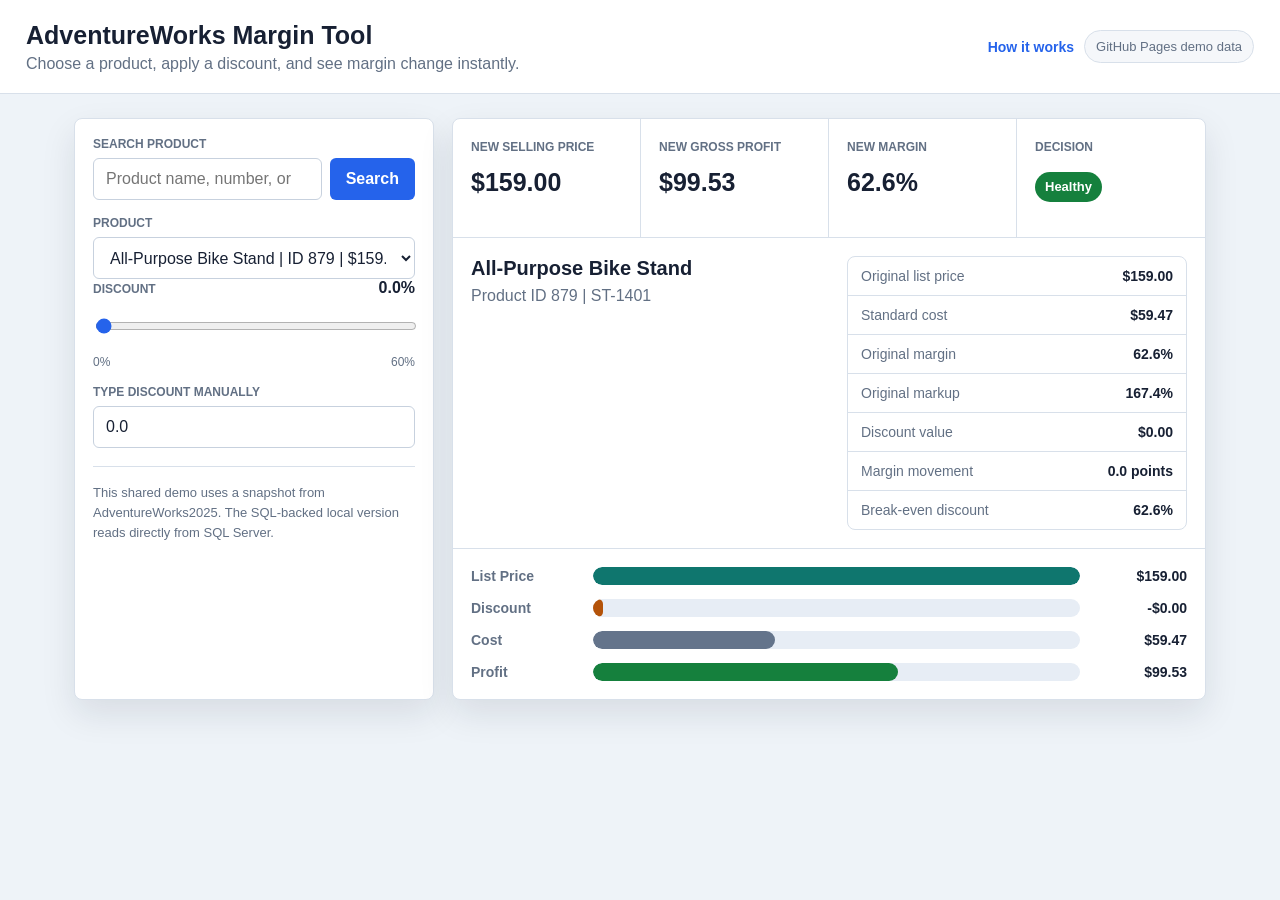
<file: index.html>
<!doctype html>
<html lang="en">
<head>
  <meta charset="utf-8">
  <meta name="viewport" content="width=device-width, initial-scale=1">
  <title>AdventureWorks Margin Tool</title>
  <link rel="stylesheet" href="styles.css">
</head>
<body>
  <div class="app">
    <header>
      <div>
        <h1>AdventureWorks Margin Tool</h1>
        <p>Choose a product, apply a discount, and see margin change instantly.</p>
      </div>
      <div class="header-actions">
        <a class="learn-link" href="learn.html">How it works</a>
        <div class="db-badge" id="dbBadge">GitHub Pages demo data</div>
      </div>
    </header>

    <main>
      <section class="controls">
        <label for="searchInput">Search product</label>
        <div class="search-row">
          <input id="searchInput" type="search" placeholder="Product name, number, or ID">
          <button id="searchButton" type="button">Search</button>
        </div>

        <label for="productSelect">Product</label>
        <select id="productSelect"></select>

        <div class="discount-header">
          <label for="discountRange">Discount</label>
          <output id="discountOutput">0.0%</output>
        </div>
        <input id="discountRange" type="range" min="0" max="60" step="0.1" value="0">
        <div class="range-scale">
          <span>0%</span>
          <span>60%</span>
        </div>

        <label for="discountInput">Type discount manually</label>
        <input id="discountInput" type="number" min="0" max="60" step="0.1" value="0">

        <div class="note">
          This shared demo uses a snapshot from AdventureWorks2025. The SQL-backed local version reads directly from SQL Server.
        </div>
      </section>

      <section class="results">
        <div class="top-grid">
          <div class="metric">
            <span>New Selling Price</span>
            <strong id="newPrice">$0.00</strong>
          </div>
          <div class="metric">
            <span>New Gross Profit</span>
            <strong id="grossProfit">$0.00</strong>
          </div>
          <div class="metric">
            <span>New Margin</span>
            <strong id="margin">$0.00</strong>
          </div>
          <div class="metric">
            <span>Decision</span>
            <strong><mark id="decision">Select Product</mark></strong>
          </div>
        </div>

        <div class="details">
          <div>
            <h2 id="productName">No product selected</h2>
            <p id="productMeta">Search or choose a product to begin.</p>
          </div>

          <div class="table">
            <div><span>Original list price</span><strong id="listPrice">$0.00</strong></div>
            <div><span>Standard cost</span><strong id="standardCost">$0.00</strong></div>
            <div><span>Original margin</span><strong id="originalMargin">0.0%</strong></div>
            <div><span>Original markup</span><strong id="originalMarkup">0.0%</strong></div>
            <div><span>Discount value</span><strong id="discountValue">$0.00</strong></div>
            <div><span>Margin movement</span><strong id="marginMovement">0.0 points</strong></div>
            <div><span>Break-even discount</span><strong id="breakEvenDiscount">0.0%</strong></div>
          </div>
        </div>

        <div class="bars" aria-label="Margin waterfall">
          <div class="bar-row">
            <span>List Price</span>
            <div class="bar-track"><div id="priceBar" class="bar price"></div></div>
            <strong id="priceBarText">$0.00</strong>
          </div>
          <div class="bar-row">
            <span>Discount</span>
            <div class="bar-track"><div id="discountBar" class="bar discount"></div></div>
            <strong id="discountBarText">$0.00</strong>
          </div>
          <div class="bar-row">
            <span>Cost</span>
            <div class="bar-track"><div id="costBar" class="bar cost"></div></div>
            <strong id="costBarText">$0.00</strong>
          </div>
          <div class="bar-row">
            <span>Profit</span>
            <div class="bar-track"><div id="profitBar" class="bar profit"></div></div>
            <strong id="profitBarText">$0.00</strong>
          </div>
        </div>
      </section>
    </main>
  </div>

  <script src="app.js"></script>
</body>
</html>
</file>
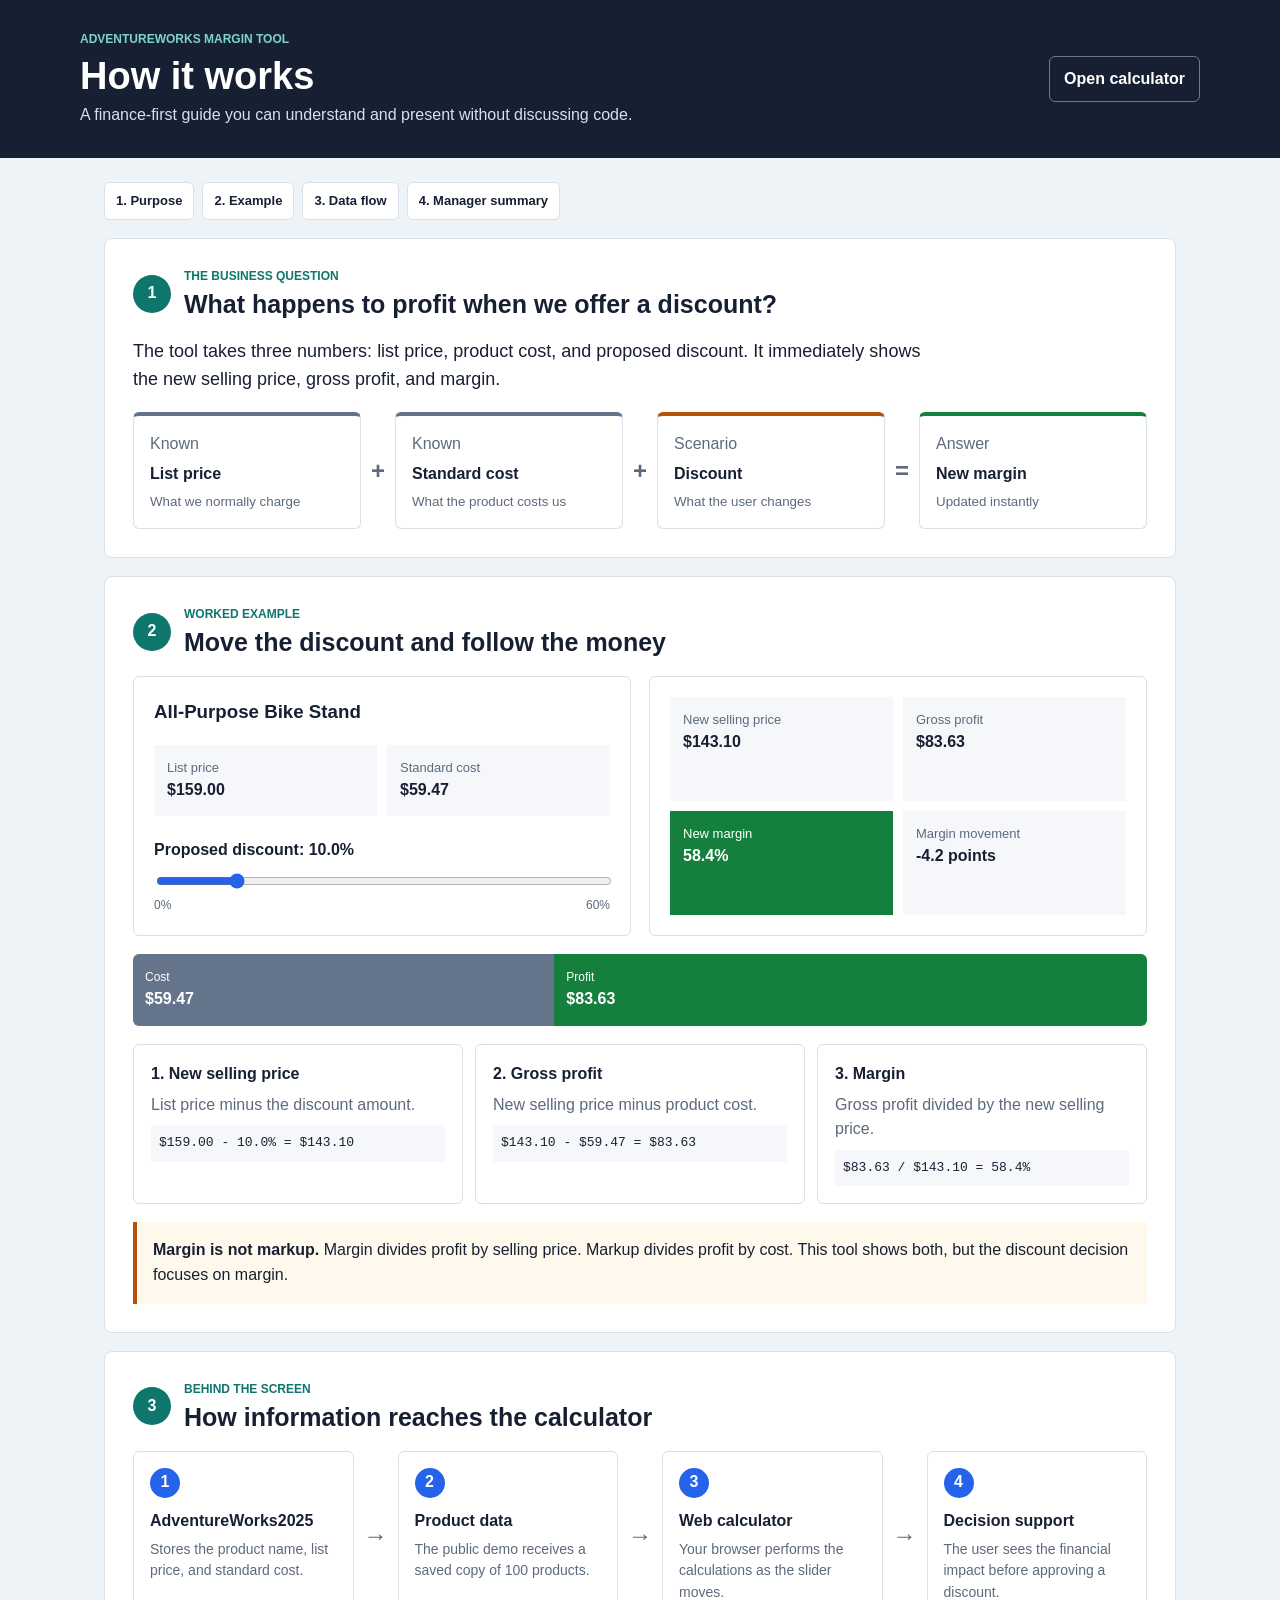
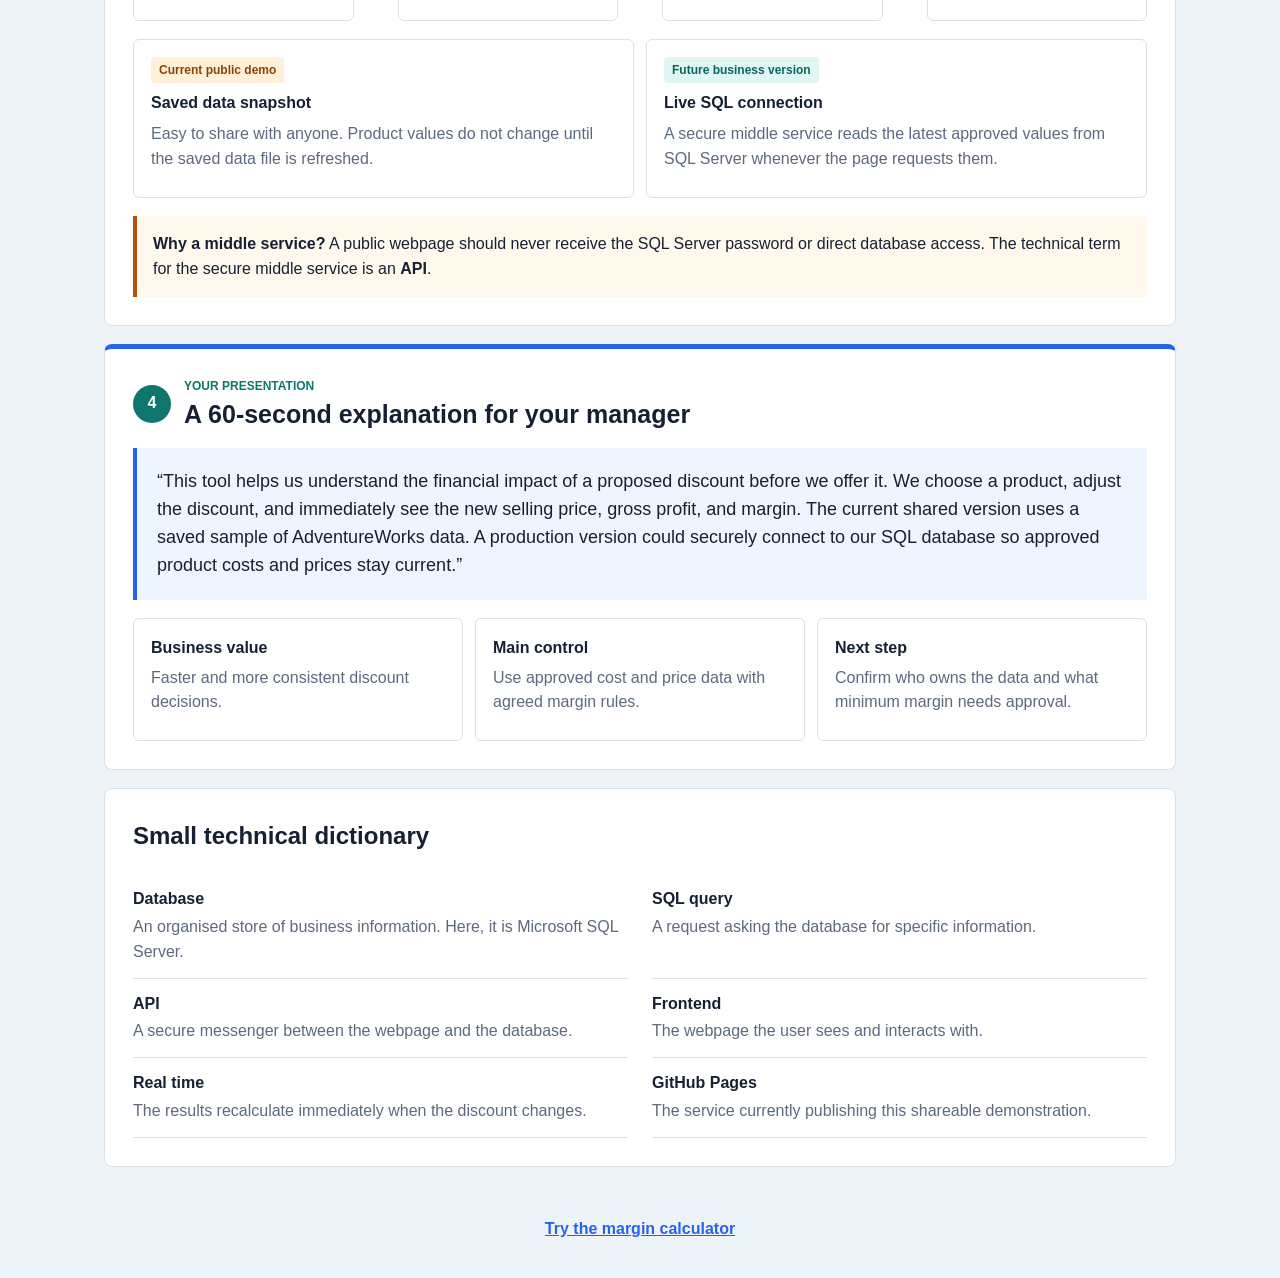
<file: learn.html>
<!doctype html>
<html lang="en">
<head>
  <meta charset="utf-8">
  <meta name="viewport" content="width=device-width, initial-scale=1">
  <title>How the Margin Tool Works</title>
  <link rel="stylesheet" href="learn.css">
</head>
<body>
  <header class="guide-header">
    <div>
      <p class="eyebrow">AdventureWorks Margin Tool</p>
      <h1>How it works</h1>
      <p class="intro">A finance-first guide you can understand and present without discussing code.</p>
    </div>
    <a class="back-link" href="index.html">Open calculator</a>
  </header>

  <main>
    <nav class="story-nav" aria-label="Guide sections">
      <a href="#purpose">1. Purpose</a>
      <a href="#example">2. Example</a>
      <a href="#flow">3. Data flow</a>
      <a href="#manager">4. Manager summary</a>
    </nav>

    <section id="purpose" class="band">
      <div class="section-heading">
        <span class="step">1</span>
        <div>
          <p class="eyebrow">The business question</p>
          <h2>What happens to profit when we offer a discount?</h2>
        </div>
      </div>
      <p class="lead">The tool takes three numbers: list price, product cost, and proposed discount. It immediately shows the new selling price, gross profit, and margin.</p>

      <div class="input-flow" aria-label="Calculation overview">
        <div class="flow-item">
          <span>Known</span>
          <strong>List price</strong>
          <small>What we normally charge</small>
        </div>
        <div class="operator">+</div>
        <div class="flow-item">
          <span>Known</span>
          <strong>Standard cost</strong>
          <small>What the product costs us</small>
        </div>
        <div class="operator">+</div>
        <div class="flow-item emphasis">
          <span>Scenario</span>
          <strong>Discount</strong>
          <small>What the user changes</small>
        </div>
        <div class="operator">=</div>
        <div class="flow-item result">
          <span>Answer</span>
          <strong>New margin</strong>
          <small>Updated instantly</small>
        </div>
      </div>
    </section>

    <section id="example" class="band">
      <div class="section-heading">
        <span class="step">2</span>
        <div>
          <p class="eyebrow">Worked example</p>
          <h2>Move the discount and follow the money</h2>
        </div>
      </div>

      <div class="example-layout">
        <div class="scenario-controls">
          <h3>All-Purpose Bike Stand</h3>
          <div class="known-values">
            <div><span>List price</span><strong>$159.00</strong></div>
            <div><span>Standard cost</span><strong>$59.47</strong></div>
          </div>
          <label for="exampleDiscount">Proposed discount: <output id="exampleDiscountLabel">10.0%</output></label>
          <input id="exampleDiscount" type="range" min="0" max="60" step="0.1" value="10">
          <div class="range-labels"><span>0%</span><span>60%</span></div>
        </div>

        <div class="scenario-results" aria-live="polite">
          <div><span>New selling price</span><strong id="examplePrice">$143.10</strong></div>
          <div><span>Gross profit</span><strong id="exampleProfit">$83.63</strong></div>
          <div class="highlight"><span>New margin</span><strong id="exampleMargin">58.4%</strong></div>
          <div><span>Margin movement</span><strong id="exampleMovement">-4.2 points</strong></div>
        </div>
      </div>

      <div class="money-strip" aria-label="Selling price split between cost and profit">
        <div id="costShare" class="cost-share"><span>Cost</span><strong>$59.47</strong></div>
        <div id="profitShare" class="profit-share"><span>Profit</span><strong id="profitStrip">$83.63</strong></div>
      </div>

      <div class="formula-grid">
        <div>
          <h3>1. New selling price</h3>
          <p>List price minus the discount amount.</p>
          <code id="priceFormula">$159.00 - 10% = $143.10</code>
        </div>
        <div>
          <h3>2. Gross profit</h3>
          <p>New selling price minus product cost.</p>
          <code id="profitFormula">$143.10 - $59.47 = $83.63</code>
        </div>
        <div>
          <h3>3. Margin</h3>
          <p>Gross profit divided by the new selling price.</p>
          <code id="marginFormula">$83.63 / $143.10 = 58.4%</code>
        </div>
      </div>

      <aside class="finance-note">
        <strong>Margin is not markup.</strong> Margin divides profit by selling price. Markup divides profit by cost. This tool shows both, but the discount decision focuses on margin.
      </aside>
    </section>

    <section id="flow" class="band">
      <div class="section-heading">
        <span class="step">3</span>
        <div>
          <p class="eyebrow">Behind the screen</p>
          <h2>How information reaches the calculator</h2>
        </div>
      </div>

      <div class="data-flow" aria-label="Data journey">
        <div>
          <span class="flow-number">1</span>
          <strong>AdventureWorks2025</strong>
          <p>Stores the product name, list price, and standard cost.</p>
        </div>
        <div class="arrow">&#8594;</div>
        <div>
          <span class="flow-number">2</span>
          <strong>Product data</strong>
          <p>The public demo receives a saved copy of 100 products.</p>
        </div>
        <div class="arrow">&#8594;</div>
        <div>
          <span class="flow-number">3</span>
          <strong>Web calculator</strong>
          <p>Your browser performs the calculations as the slider moves.</p>
        </div>
        <div class="arrow">&#8594;</div>
        <div>
          <span class="flow-number">4</span>
          <strong>Decision support</strong>
          <p>The user sees the financial impact before approving a discount.</p>
        </div>
      </div>

      <div class="comparison">
        <div>
          <p class="status-label current">Current public demo</p>
          <h3>Saved data snapshot</h3>
          <p>Easy to share with anyone. Product values do not change until the saved data file is refreshed.</p>
        </div>
        <div>
          <p class="status-label future">Future business version</p>
          <h3>Live SQL connection</h3>
          <p>A secure middle service reads the latest approved values from SQL Server whenever the page requests them.</p>
        </div>
      </div>

      <aside class="security-note">
        <strong>Why a middle service?</strong> A public webpage should never receive the SQL Server password or direct database access. The technical term for the secure middle service is an <b>API</b>.
      </aside>
    </section>

    <section id="manager" class="band manager-band">
      <div class="section-heading">
        <span class="step">4</span>
        <div>
          <p class="eyebrow">Your presentation</p>
          <h2>A 60-second explanation for your manager</h2>
        </div>
      </div>

      <blockquote>
        “This tool helps us understand the financial impact of a proposed discount before we offer it. We choose a product, adjust the discount, and immediately see the new selling price, gross profit, and margin. The current shared version uses a saved sample of AdventureWorks data. A production version could securely connect to our SQL database so approved product costs and prices stay current.”
      </blockquote>

      <div class="manager-grid">
        <div><strong>Business value</strong><p>Faster and more consistent discount decisions.</p></div>
        <div><strong>Main control</strong><p>Use approved cost and price data with agreed margin rules.</p></div>
        <div><strong>Next step</strong><p>Confirm who owns the data and what minimum margin needs approval.</p></div>
      </div>
    </section>

    <section class="band glossary">
      <h2>Small technical dictionary</h2>
      <dl>
        <div><dt>Database</dt><dd>An organised store of business information. Here, it is Microsoft SQL Server.</dd></div>
        <div><dt>SQL query</dt><dd>A request asking the database for specific information.</dd></div>
        <div><dt>API</dt><dd>A secure messenger between the webpage and the database.</dd></div>
        <div><dt>Frontend</dt><dd>The webpage the user sees and interacts with.</dd></div>
        <div><dt>Real time</dt><dd>The results recalculate immediately when the discount changes.</dd></div>
        <div><dt>GitHub Pages</dt><dd>The service currently publishing this shareable demonstration.</dd></div>
      </dl>
    </section>
  </main>

  <footer>
    <a href="index.html">Try the margin calculator</a>
  </footer>
  <script src="learn.js"></script>
</body>
</html>
</file>
<file: styles.css>
:root {
  --ink: #172033;
  --muted: #627084;
  --line: #d8e0ea;
  --soft: #f5f7fa;
  --white: #ffffff;
  --blue: #2563eb;
  --teal: #0f766e;
  --green: #15803d;
  --amber: #b45309;
  --red: #b91c1c;
}

* {
  box-sizing: border-box;
}

body {
  margin: 0;
  background: #eef3f8;
  color: var(--ink);
  font-family: Arial, Helvetica, sans-serif;
}

.app {
  min-height: 100vh;
}

header {
  display: flex;
  justify-content: space-between;
  gap: 18px;
  align-items: center;
  padding: 20px 26px;
  background: var(--white);
  border-bottom: 1px solid var(--line);
}

h1,
h2,
p {
  margin: 0;
}

h1 {
  font-size: 25px;
  line-height: 1.2;
}

header p {
  margin-top: 5px;
  color: var(--muted);
}

.db-badge {
  padding: 8px 11px;
  border: 1px solid var(--line);
  border-radius: 999px;
  color: var(--muted);
  background: var(--soft);
  font-size: 13px;
  white-space: nowrap;
}

.header-actions {
  display: flex;
  align-items: center;
  gap: 10px;
}

.learn-link {
  color: var(--blue);
  font-size: 14px;
  font-weight: 700;
  text-decoration: none;
}

.learn-link:hover {
  text-decoration: underline;
}

main {
  width: min(1180px, 100%);
  margin: 0 auto;
  padding: 24px;
  display: grid;
  grid-template-columns: 360px minmax(0, 1fr);
  gap: 18px;
}

section {
  background: var(--white);
  border: 1px solid var(--line);
  border-radius: 8px;
  box-shadow: 0 14px 34px rgba(23, 32, 51, 0.1);
}

.controls {
  padding: 18px;
}

label,
.discount-header label {
  display: block;
  margin: 16px 0 7px;
  color: var(--muted);
  font-size: 12px;
  font-weight: 700;
  text-transform: uppercase;
}

label:first-child {
  margin-top: 0;
}

input,
select,
button {
  height: 42px;
  font: inherit;
}

input,
select {
  width: 100%;
  border: 1px solid #c7d1de;
  border-radius: 6px;
  padding: 0 12px;
  color: var(--ink);
  background: var(--white);
}

button {
  border: 0;
  border-radius: 6px;
  padding: 0 16px;
  color: #ffffff;
  background: var(--blue);
  font-weight: 700;
  cursor: pointer;
}

.search-row {
  display: grid;
  grid-template-columns: 1fr auto;
  gap: 8px;
}

.discount-header {
  display: flex;
  justify-content: space-between;
  align-items: baseline;
}

output {
  color: var(--ink);
  font-weight: 700;
}

input[type="range"] {
  padding: 0;
  accent-color: var(--blue);
}

.range-scale {
  display: flex;
  justify-content: space-between;
  margin-top: 4px;
  color: var(--muted);
  font-size: 12px;
}

.note {
  margin-top: 18px;
  padding-top: 16px;
  border-top: 1px solid var(--line);
  color: var(--muted);
  font-size: 13px;
  line-height: 1.55;
}

.top-grid {
  display: grid;
  grid-template-columns: repeat(4, minmax(0, 1fr));
  border-bottom: 1px solid var(--line);
}

.metric {
  min-height: 118px;
  padding: 18px;
  border-right: 1px solid var(--line);
}

.metric:last-child {
  border-right: 0;
}

.metric span {
  color: var(--muted);
  font-size: 12px;
  font-weight: 700;
  text-transform: uppercase;
}

.metric strong {
  display: block;
  margin-top: 14px;
  font-size: 25px;
  line-height: 1.1;
}

mark {
  display: inline-flex;
  align-items: center;
  min-height: 30px;
  padding: 0 10px;
  border-radius: 999px;
  color: #ffffff;
  background: #64748b;
  font-size: 13px;
  font-weight: 700;
}

mark.good {
  background: var(--green);
}

mark.review {
  background: var(--amber);
}

mark.bad {
  background: var(--red);
}

.details {
  padding: 18px;
  display: grid;
  grid-template-columns: 1fr 340px;
  gap: 18px;
  border-bottom: 1px solid var(--line);
}

h2 {
  font-size: 20px;
  line-height: 1.25;
}

#productMeta {
  margin-top: 6px;
  color: var(--muted);
}

.table {
  border: 1px solid var(--line);
  border-radius: 8px;
  overflow: hidden;
}

.table div {
  display: flex;
  justify-content: space-between;
  gap: 12px;
  padding: 11px 13px;
  border-bottom: 1px solid var(--line);
  font-size: 14px;
}

.table div:last-child {
  border-bottom: 0;
}

.table span {
  color: var(--muted);
}

.table strong {
  text-align: right;
  font-variant-numeric: tabular-nums;
}

.bars {
  padding: 18px;
  display: grid;
  gap: 14px;
}

.bar-row {
  display: grid;
  grid-template-columns: 110px 1fr 95px;
  gap: 12px;
  align-items: center;
  font-size: 14px;
}

.bar-row span {
  color: var(--muted);
  font-weight: 700;
}

.bar-track {
  height: 18px;
  background: #e7edf5;
  border-radius: 99px;
  overflow: hidden;
}

.bar {
  width: 2%;
  min-width: 2%;
  height: 100%;
  border-radius: inherit;
}

.price {
  background: var(--teal);
}

.discount {
  background: var(--amber);
}

.cost {
  background: #64748b;
}

.profit {
  background: var(--green);
}

.loss {
  background: var(--red);
}

.bar-row strong {
  text-align: right;
  font-variant-numeric: tabular-nums;
}

@media (max-width: 900px) {
  header,
  main,
  .details {
    grid-template-columns: 1fr;
  }

  header {
    align-items: flex-start;
    flex-direction: column;
  }

  .header-actions {
    flex-wrap: wrap;
  }

  .top-grid {
    grid-template-columns: repeat(2, minmax(0, 1fr));
  }
}

@media (max-width: 560px) {
  main {
    padding: 14px;
  }

  .top-grid {
    grid-template-columns: 1fr;
  }

  .metric {
    border-right: 0;
    border-bottom: 1px solid var(--line);
  }

  .metric:last-child {
    border-bottom: 0;
  }

  .search-row,
  .bar-row {
    grid-template-columns: 1fr;
  }

  .bar-row strong {
    text-align: left;
  }
}
</file>
<file: learn.css>
:root {
  --ink: #172033;
  --muted: #5d6a7d;
  --line: #d8e0ea;
  --paper: #ffffff;
  --canvas: #eef3f8;
  --blue: #2563eb;
  --teal: #0f766e;
  --green: #15803d;
  --amber: #b45309;
  --cost: #64748b;
}

* { box-sizing: border-box; }
html { scroll-behavior: smooth; }
body {
  margin: 0;
  background: var(--canvas);
  color: var(--ink);
  font-family: Arial, Helvetica, sans-serif;
  line-height: 1.55;
}

h1, h2, h3, p { margin-top: 0; }
a { color: var(--blue); }

.guide-header {
  display: flex;
  justify-content: space-between;
  align-items: center;
  gap: 24px;
  padding: 30px max(24px, calc((100% - 1120px) / 2));
  color: #ffffff;
  background: #172033;
}

h1 { margin-bottom: 6px; font-size: 38px; line-height: 1.1; }
.intro { margin-bottom: 0; color: #d8e0ea; }
.eyebrow {
  margin-bottom: 7px;
  color: var(--teal);
  font-size: 12px;
  font-weight: 700;
  text-transform: uppercase;
}
.guide-header .eyebrow { color: #7dd3c7; }
.back-link {
  flex: 0 0 auto;
  padding: 10px 14px;
  border: 1px solid #6b7890;
  border-radius: 6px;
  color: #ffffff;
  font-weight: 700;
  text-decoration: none;
}

main { width: min(1120px, 100%); margin: 0 auto; padding: 24px; }
.story-nav {
  display: flex;
  gap: 8px;
  margin-bottom: 18px;
  overflow-x: auto;
}
.story-nav a {
  flex: 0 0 auto;
  padding: 8px 11px;
  border: 1px solid var(--line);
  border-radius: 6px;
  background: var(--paper);
  color: var(--ink);
  font-size: 13px;
  font-weight: 700;
  text-decoration: none;
}

.band {
  margin-bottom: 18px;
  padding: 28px;
  border: 1px solid var(--line);
  border-radius: 8px;
  background: var(--paper);
}
.section-heading { display: flex; align-items: center; gap: 13px; margin-bottom: 18px; }
.section-heading h2 { margin-bottom: 0; font-size: 25px; line-height: 1.25; }
.section-heading .eyebrow { margin-bottom: 3px; }
.step, .flow-number {
  display: inline-grid;
  width: 38px;
  height: 38px;
  flex: 0 0 38px;
  place-items: center;
  border-radius: 50%;
  color: #ffffff;
  background: var(--teal);
  font-weight: 700;
}
.lead { max-width: 800px; font-size: 18px; }

.input-flow, .data-flow { display: grid; align-items: stretch; gap: 10px; }
.input-flow { grid-template-columns: 1fr auto 1fr auto 1fr auto 1fr; }
.flow-item {
  min-width: 0;
  padding: 16px;
  border: 1px solid var(--line);
  border-top: 4px solid var(--cost);
  border-radius: 6px;
}
.flow-item span, .flow-item small { display: block; color: var(--muted); }
.flow-item strong { display: block; margin: 5px 0; }
.flow-item.emphasis { border-top-color: var(--amber); }
.flow-item.result { border-top-color: var(--green); }
.operator, .arrow { align-self: center; color: var(--muted); font-size: 24px; font-weight: 700; }

.example-layout { display: grid; grid-template-columns: 1fr 1fr; gap: 18px; }
.scenario-controls, .scenario-results { padding: 20px; border: 1px solid var(--line); border-radius: 6px; }
.known-values, .scenario-results { display: grid; grid-template-columns: 1fr 1fr; gap: 10px; }
.known-values div, .scenario-results div { padding: 13px; background: #f5f7fa; }
.known-values span, .scenario-results span { display: block; color: var(--muted); font-size: 13px; }
.scenario-controls label { display: block; margin-top: 22px; font-weight: 700; }
.scenario-controls input { width: 100%; margin-top: 10px; accent-color: var(--blue); }
.range-labels { display: flex; justify-content: space-between; color: var(--muted); font-size: 12px; }
.scenario-results .highlight { color: #ffffff; background: var(--green); }
.scenario-results .highlight span { color: #ffffff; }

.money-strip { display: flex; min-height: 72px; margin: 18px 0; overflow: hidden; border-radius: 6px; color: #ffffff; }
.money-strip div { display: flex; min-width: 80px; flex-direction: column; justify-content: center; padding: 12px; transition: width 160ms ease; }
.cost-share { background: var(--cost); }
.profit-share { background: var(--green); }
.money-strip span { font-size: 12px; }

.formula-grid, .comparison, .manager-grid { display: grid; grid-template-columns: repeat(3, 1fr); gap: 12px; }
.formula-grid > div, .comparison > div, .manager-grid > div { padding: 17px; border: 1px solid var(--line); border-radius: 6px; }
.formula-grid h3, .comparison h3 { margin-bottom: 6px; font-size: 16px; }
.formula-grid p, .comparison p, .manager-grid p { margin-bottom: 8px; color: var(--muted); }
code { display: block; padding: 8px; background: #f5f7fa; color: var(--ink); white-space: normal; }
.finance-note, .security-note { margin-top: 18px; padding: 16px; border-left: 4px solid var(--amber); background: #fff8ed; }

.data-flow { grid-template-columns: 1fr auto 1fr auto 1fr auto 1fr; }
.data-flow > div:not(.arrow) { padding: 16px; border: 1px solid var(--line); border-radius: 6px; }
.data-flow strong { display: block; margin: 11px 0 5px; }
.data-flow p { margin-bottom: 0; color: var(--muted); font-size: 14px; }
.flow-number { width: 30px; height: 30px; background: var(--blue); }
.comparison { grid-template-columns: 1fr 1fr; margin-top: 18px; }
.status-label { display: inline-block; padding: 4px 8px; border-radius: 4px; font-size: 12px; font-weight: 700; }
.status-label.current { color: #8a4308; background: #fff0d7; }
.status-label.future { color: #0b665f; background: #dff6f2; }

.manager-band { border-top: 5px solid var(--blue); }
blockquote { margin: 0 0 18px; padding: 20px; border-left: 4px solid var(--blue); background: #eff5ff; font-size: 18px; }
.manager-grid strong { display: block; margin-bottom: 5px; }
.glossary dl { display: grid; grid-template-columns: 1fr 1fr; gap: 0 24px; margin-bottom: 0; }
.glossary dl div { padding: 13px 0; border-bottom: 1px solid var(--line); }
.glossary dt { font-weight: 700; }
.glossary dd { margin: 3px 0 0; color: var(--muted); }

footer { padding: 8px 24px 36px; text-align: center; }
footer a { font-weight: 700; }

@media print {
  body { background: #ffffff; }
  .guide-header { color: var(--ink); background: #ffffff; border-bottom: 2px solid var(--ink); }
  .guide-header .eyebrow, .intro { color: var(--muted); }
  .back-link, .story-nav, footer { display: none; }
  main { padding: 16px 0; }
  .band { break-inside: avoid; box-shadow: none; }
}

@media (max-width: 820px) {
  .input-flow, .data-flow { grid-template-columns: 1fr; }
  .operator, .arrow { transform: rotate(90deg); text-align: center; }
  .example-layout, .formula-grid, .manager-grid, .glossary dl { grid-template-columns: 1fr; }
}

@media (max-width: 560px) {
  .guide-header { align-items: flex-start; flex-direction: column; padding: 24px 18px; }
  h1 { font-size: 30px; }
  main { padding: 14px; }
  .band { padding: 20px 16px; }
  .section-heading { align-items: flex-start; }
  .section-heading h2 { font-size: 21px; }
  .known-values, .scenario-results, .comparison { grid-template-columns: 1fr; }
}
</file>
